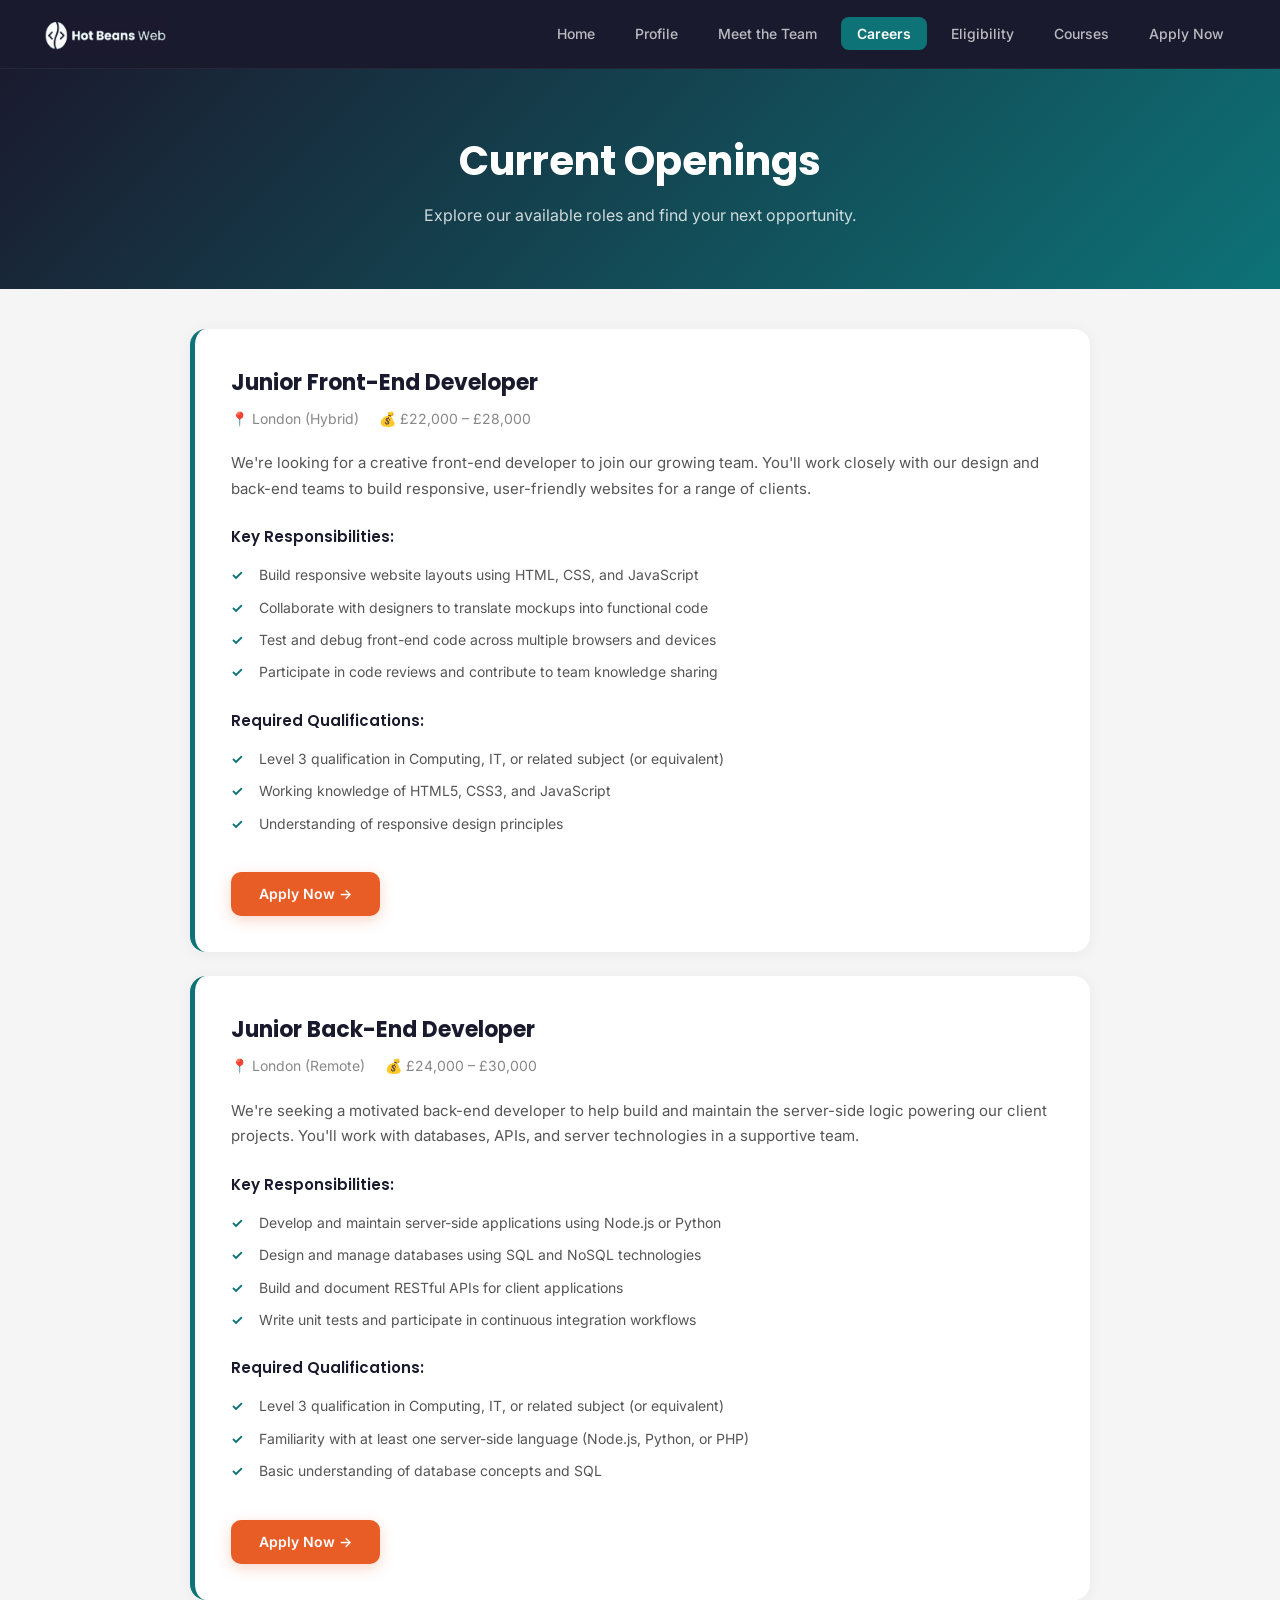
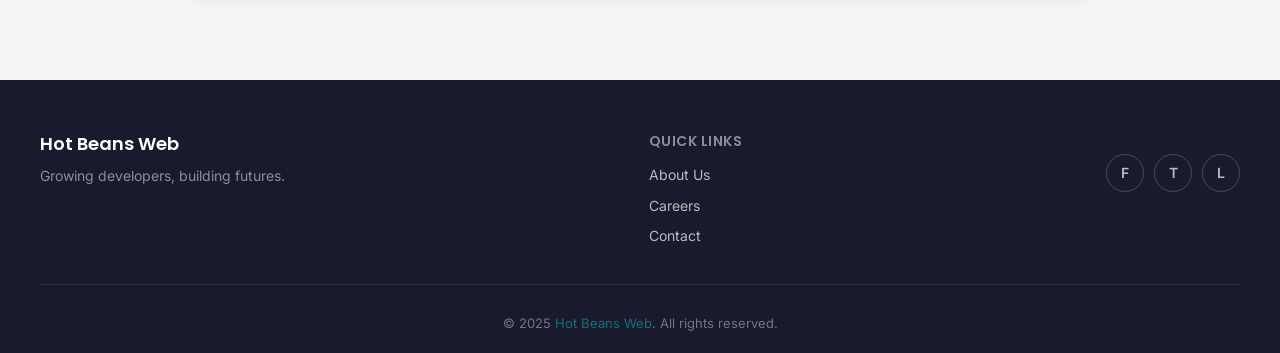
<file: careers.html>
<!DOCTYPE html>
<html lang="en">
<head>
    <meta charset="UTF-8">
    <meta name="viewport" content="width=device-width, initial-scale=1.0">
    <title>Hot Beans Web - Careers</title>
    <link rel="stylesheet" href="styles.css">
</head>
<body>

    <nav class="nav-container">
        <div class="navbar">
            <a href="home.html" class="nav-logo"><img src="images/logo - hotbeans.jpg" alt="Hot Beans Web Logo"></a>
            <button class="menu-toggle" aria-label="Toggle navigation">&#9776;</button>
            <ul class="nav-links">
                <li><a href="home.html">Home</a></li>
                <li><a href="company-profile.html">Profile</a></li>
                <li><a href="meet-the-team.html">Meet the Team</a></li>
                <li><a href="careers.html" class="active">Careers</a></li>
                <li><a href="eligibility.html">Eligibility</a></li>
                <li><a href="courses.html">Courses</a></li>
                <li><a href="apply.html">Apply Now</a></li>
            </ul>
        </div>
    </nav>

    <header class="page-header">
        <h1>Current Openings</h1>
        <p>Explore our available roles and find your next opportunity.</p>
    </header>

    <section class="careers-section">
        <div class="careers-container">

            <div class="job-card">
                <h2>Junior Front-End Developer</h2>
                <div class="job-meta">
                    <span>📍 London (Hybrid)</span>
                    <span>💰 £22,000 – £28,000</span>
                </div>
                <p class="job-description">We're looking for a creative front-end developer to join our growing team. You'll work closely with our design and back-end teams to build responsive, user-friendly websites for a range of clients.</p>
                <h3>Key Responsibilities:</h3>
                <ul class="check-list">
                    <li>Build responsive website layouts using HTML, CSS, and JavaScript</li>
                    <li>Collaborate with designers to translate mockups into functional code</li>
                    <li>Test and debug front-end code across multiple browsers and devices</li>
                    <li>Participate in code reviews and contribute to team knowledge sharing</li>
                </ul>
                <h3>Required Qualifications:</h3>
                <ul class="check-list">
                    <li>Level 3 qualification in Computing, IT, or related subject (or equivalent)</li>
                    <li>Working knowledge of HTML5, CSS3, and JavaScript</li>
                    <li>Understanding of responsive design principles</li>
                </ul>
                <a href="apply.html" class="btn-primary">Apply Now →</a>
            </div>

            <div class="job-card">
                <h2>Junior Back-End Developer</h2>
                <div class="job-meta">
                    <span>📍 London (Remote)</span>
                    <span>💰 £24,000 – £30,000</span>
                </div>
                <p class="job-description">We're seeking a motivated back-end developer to help build and maintain the server-side logic powering our client projects. You'll work with databases, APIs, and server technologies in a supportive team.</p>
                <h3>Key Responsibilities:</h3>
                <ul class="check-list">
                    <li>Develop and maintain server-side applications using Node.js or Python</li>
                    <li>Design and manage databases using SQL and NoSQL technologies</li>
                    <li>Build and document RESTful APIs for client applications</li>
                    <li>Write unit tests and participate in continuous integration workflows</li>
                </ul>
                <h3>Required Qualifications:</h3>
                <ul class="check-list">
                    <li>Level 3 qualification in Computing, IT, or related subject (or equivalent)</li>
                    <li>Familiarity with at least one server-side language (Node.js, Python, or PHP)</li>
                    <li>Basic understanding of database concepts and SQL</li>
                </ul>
                <a href="apply.html" class="btn-primary">Apply Now →</a>
            </div>

        </div>
    </section>

    <footer class="footer">
        <div class="footer-container">
            <div class="footer-brand"><h3>Hot Beans Web</h3><p>Growing developers, building futures.</p></div>
            <div class="footer-links"><h4>Quick Links</h4><a href="company-profile.html">About Us</a><a href="careers.html">Careers</a><a href="apply.html">Contact</a></div>
            <div class="footer-social"><a href="#" class="social-icon">F</a><a href="#" class="social-icon">T</a><a href="#" class="social-icon">L</a></div>
        </div>
        <div class="footer-bottom"><p>&copy; 2025 <a href="home.html">Hot Beans Web</a>. All rights reserved.</p></div>
    </footer>
    <script src="script.js"></script>
</body>
</html>
</file>
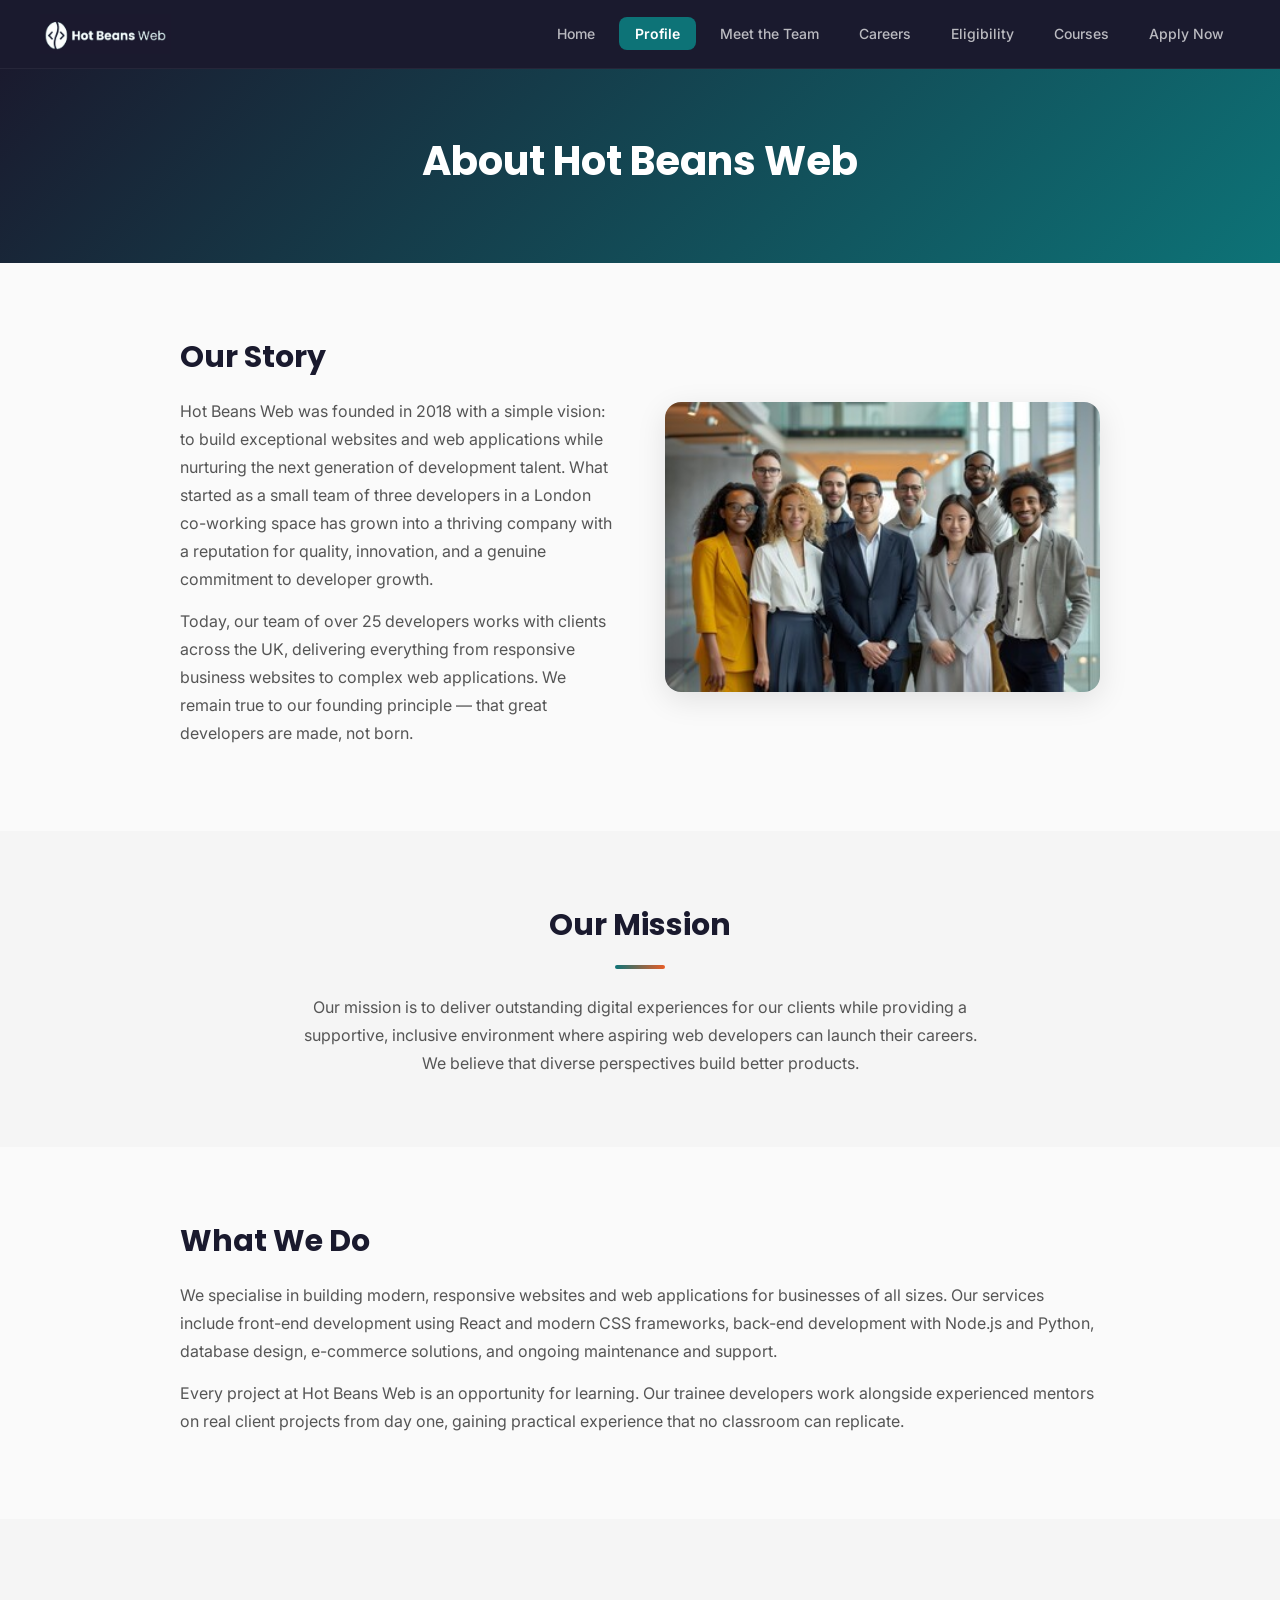
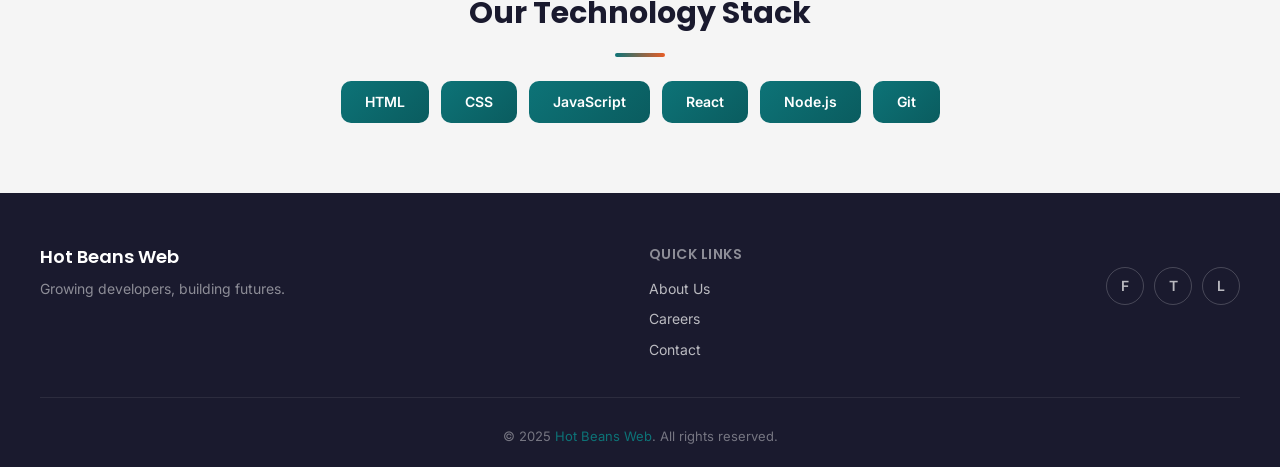
<file: company-profile.html>
<!DOCTYPE html>
<html lang="en">
<head>
    <meta charset="UTF-8">
    <meta name="viewport" content="width=device-width, initial-scale=1.0">
    <title>Hot Beans Web - Company Profile</title>
    <link rel="stylesheet" href="styles.css">
</head>
<body>

    <nav class="nav-container">
        <div class="navbar">
            <a href="home.html" class="nav-logo"><img src="images/logo - hotbeans.jpg" alt="Hot Beans Web Logo"></a>
            <button class="menu-toggle" aria-label="Toggle navigation">&#9776;</button>
            <ul class="nav-links">
                <li><a href="home.html">Home</a></li>
                <li><a href="company-profile.html" class="active">Profile</a></li>
                <li><a href="meet-the-team.html">Meet the Team</a></li>
                <li><a href="careers.html">Careers</a></li>
                <li><a href="eligibility.html">Eligibility</a></li>
                <li><a href="courses.html">Courses</a></li>
                <li><a href="apply.html">Apply Now</a></li>
            </ul>
        </div>
    </nav>

    <header class="page-header">
        <h1>About Hot Beans Web</h1>
    </header>

    <!-- OUR STORY - two column with image -->
    <section class="profile-section">
        <div class="profile-two-col">
            <div class="text-col">
                <h2>Our Story</h2>
                <p>Hot Beans Web was founded in 2018 with a simple vision: to build exceptional websites and web applications while nurturing the next generation of development talent. What started as a small team of three developers in a London co-working space has grown into a thriving company with a reputation for quality, innovation, and a genuine commitment to developer growth.</p>
                <p>Today, our team of over 25 developers works with clients across the UK, delivering everything from responsive business websites to complex web applications. We remain true to our founding principle — that great developers are made, not born.</p>
            </div>
            <div class="image-col">
                <!-- REPLACE: <img src="images/office.jpg" alt="Hot Beans Web office"> -->
                <div class="image-placeholder"><img src="images/team-people.jpg" alt="Hot Beans Web office"></div>
            </div>
        </div>
    </section>

    <!-- OUR MISSION -->
    <section class="profile-section alt-bg">
        <div class="profile-content">
            <h2>Our Mission</h2>
            <div class="heading-line"></div>
            <p style="text-align:center; max-width:700px; margin:0 auto;">Our mission is to deliver outstanding digital experiences for our clients while providing a supportive, inclusive environment where aspiring web developers can launch their careers. We believe that diverse perspectives build better products.</p>
        </div>
    </section>

    <!-- WHAT WE DO -->
    <section class="profile-section">
        <h2>What We Do</h2>
        <p>We specialise in building modern, responsive websites and web applications for businesses of all sizes. Our services include front-end development using React and modern CSS frameworks, back-end development with Node.js and Python, database design, e-commerce solutions, and ongoing maintenance and support.</p>
        <p>Every project at Hot Beans Web is an opportunity for learning. Our trainee developers work alongside experienced mentors on real client projects from day one, gaining practical experience that no classroom can replicate.</p>
    </section>

    <!-- TECHNOLOGY STACK -->
    <section class="profile-section alt-bg">
        <div class="profile-content">
            <h2>Our Technology Stack</h2>
            <div class="heading-line"></div>
            <div class="tech-badges">
                <span class="tech-badge">HTML</span>
                <span class="tech-badge">CSS</span>
                <span class="tech-badge">JavaScript</span>
                <span class="tech-badge">React</span>
                <span class="tech-badge">Node.js</span>
                <span class="tech-badge">Git</span>
            </div>
        </div>
    </section>

    <footer class="footer">
        <div class="footer-container">
            <div class="footer-brand"><h3>Hot Beans Web</h3><p>Growing developers, building futures.</p></div>
            <div class="footer-links"><h4>Quick Links</h4><a href="company-profile.html">About Us</a><a href="careers.html">Careers</a><a href="apply.html">Contact</a></div>
            <div class="footer-social"><a href="#" class="social-icon">F</a><a href="#" class="social-icon">T</a><a href="#" class="social-icon">L</a></div>
        </div>
        <div class="footer-bottom"><p>&copy; 2025 <a href="home.html">Hot Beans Web</a>. All rights reserved.</p></div>
    </footer>
    <script src="script.js"></script>
</body>
</html>
</file>
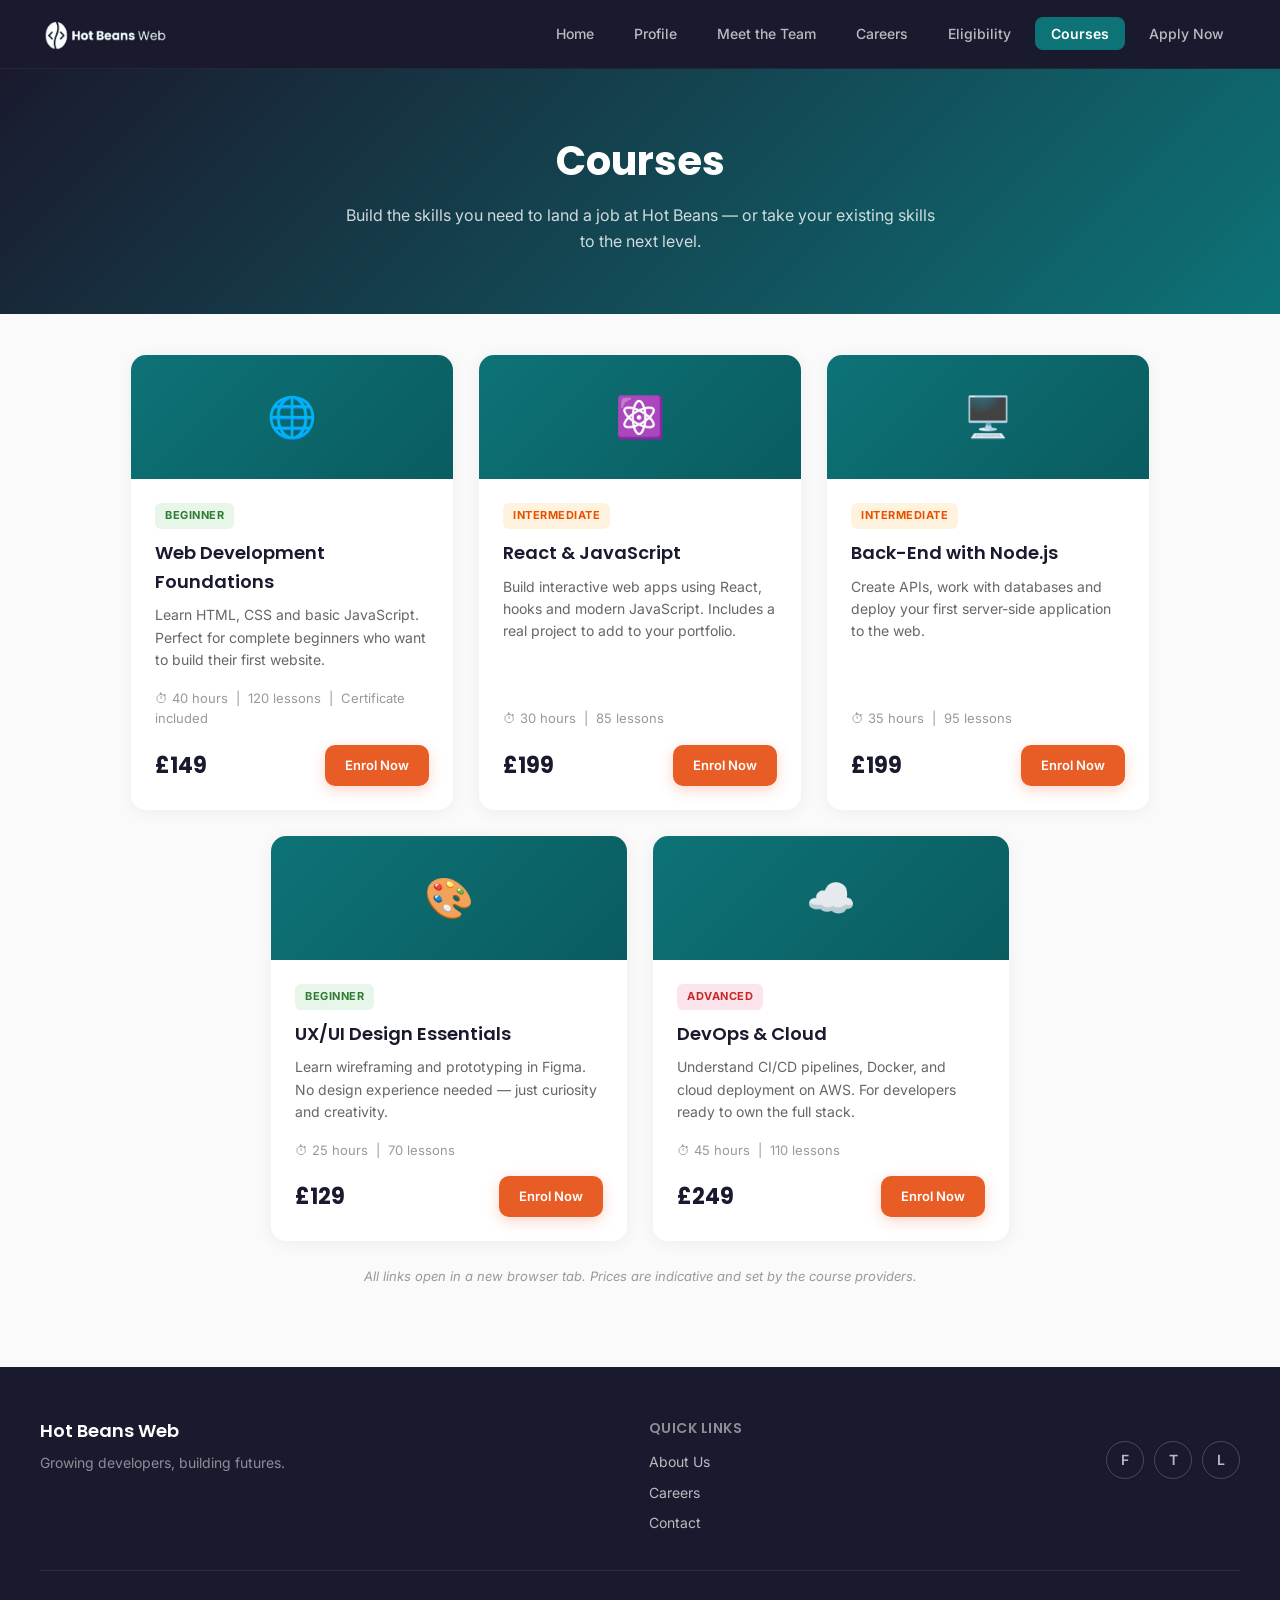
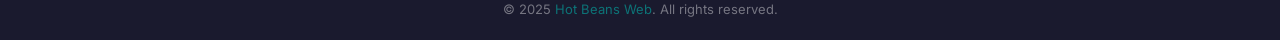
<file: courses.html>
<!DOCTYPE html>
<html lang="en">
<head>
    <meta charset="UTF-8">
    <meta name="viewport" content="width=device-width, initial-scale=1.0">
    <title>Hot Beans Web - Courses</title>
    <link rel="stylesheet" href="styles.css">
</head>
<body>

    <nav class="nav-container">
        <div class="navbar">
            <a href="home.html" class="nav-logo"><img src="images/logo - hotbeans.jpg" alt="Hot Beans Web Logo"></a>
            <button class="menu-toggle" aria-label="Toggle navigation">&#9776;</button>
            <ul class="nav-links">
                <li><a href="home.html">Home</a></li>
                <li><a href="company-profile.html">Profile</a></li>
                <li><a href="meet-the-team.html">Meet the Team</a></li>
                <li><a href="careers.html">Careers</a></li>
                <li><a href="eligibility.html">Eligibility</a></li>
                <li><a href="courses.html" class="active">Courses</a></li>
                <li><a href="apply.html">Apply Now</a></li>
            </ul>
        </div>
    </nav>

    <header class="page-header">
        <h1>Courses</h1>
        <p>Build the skills you need to land a job at Hot Beans — or take your existing skills to the next level.</p>
    </header>

    <!-- COURSE CARDS - 3 on top row, 2 on bottom row -->
    <section class="courses-section">

        <div class="courses-grid">
            <!-- Course 1 -->
            <div class="course-card">
                <div class="course-icon-area">🌐</div>
                <div class="course-card-body">
                    <span class="difficulty-badge beginner">Beginner</span>
                    <h3>Web Development Foundations</h3>
                    <p class="course-description">Learn HTML, CSS and basic JavaScript. Perfect for complete beginners who want to build their first website.</p>
                    <p class="course-meta">⏱ 40 hours &nbsp;|&nbsp; 120 lessons &nbsp;|&nbsp; Certificate included</p>
                    <div class="course-card-footer">
                        <span class="course-price">£149</span>
                        <a href="https://www.freecodecamp.org/learn/2022/responsive-web-design/" target="_blank" rel="noopener noreferrer" class="btn-primary">Enrol Now</a>
                    </div>
                </div>
            </div>

            <!-- Course 2 -->
            <div class="course-card">
                <div class="course-icon-area">⚛️</div>
                <div class="course-card-body">
                    <span class="difficulty-badge intermediate">Intermediate</span>
                    <h3>React &amp; JavaScript</h3>
                    <p class="course-description">Build interactive web apps using React, hooks and modern JavaScript. Includes a real project to add to your portfolio.</p>
                    <p class="course-meta">⏱ 30 hours &nbsp;|&nbsp; 85 lessons</p>
                    <div class="course-card-footer">
                        <span class="course-price">£199</span>
                        <a href="https://www.codecademy.com/learn/introduction-to-javascript" target="_blank" rel="noopener noreferrer" class="btn-primary">Enrol Now</a>
                    </div>
                </div>
            </div>

            <!-- Course 3 -->
            <div class="course-card">
                <div class="course-icon-area">🖥️</div>
                <div class="course-card-body">
                    <span class="difficulty-badge intermediate">Intermediate</span>
                    <h3>Back-End with Node.js</h3>
                    <p class="course-description">Create APIs, work with databases and deploy your first server-side application to the web.</p>
                    <p class="course-meta">⏱ 35 hours &nbsp;|&nbsp; 95 lessons</p>
                    <div class="course-card-footer">
                        <span class="course-price">£199</span>
                        <a href="https://www.udemy.com/course/the-complete-web-development-bootcamp/" target="_blank" rel="noopener noreferrer" class="btn-primary">Enrol Now</a>
                    </div>
                </div>
            </div>
        </div>

        <div class="courses-grid two-col">
            <!-- Course 4 -->
            <div class="course-card">
                <div class="course-icon-area">🎨</div>
                <div class="course-card-body">
                    <span class="difficulty-badge beginner">Beginner</span>
                    <h3>UX/UI Design Essentials</h3>
                    <p class="course-description">Learn wireframing and prototyping in Figma. No design experience needed — just curiosity and creativity.</p>
                    <p class="course-meta">⏱ 25 hours &nbsp;|&nbsp; 70 lessons</p>
                    <div class="course-card-footer">
                        <span class="course-price">£129</span>
                        <a href="https://www.freecodecamp.org/learn/2022/responsive-web-design/" target="_blank" rel="noopener noreferrer" class="btn-primary">Enrol Now</a>
                    </div>
                </div>
            </div>

            <!-- Course 5 -->
            <div class="course-card">
                <div class="course-icon-area">☁️</div>
                <div class="course-card-body">
                    <span class="difficulty-badge advanced">Advanced</span>
                    <h3>DevOps &amp; Cloud</h3>
                    <p class="course-description">Understand CI/CD pipelines, Docker, and cloud deployment on AWS. For developers ready to own the full stack.</p>
                    <p class="course-meta">⏱ 45 hours &nbsp;|&nbsp; 110 lessons</p>
                    <div class="course-card-footer">
                        <span class="course-price">£249</span>
                        <a href="https://cs50.harvard.edu/web/2020/" target="_blank" rel="noopener noreferrer" class="btn-primary">Enrol Now</a>
                    </div>
                </div>
            </div>
        </div>

        <p class="courses-note">All links open in a new browser tab. Prices are indicative and set by the course providers.</p>
    </section>

    <footer class="footer">
        <div class="footer-container">
            <div class="footer-brand"><h3>Hot Beans Web</h3><p>Growing developers, building futures.</p></div>
            <div class="footer-links"><h4>Quick Links</h4><a href="company-profile.html">About Us</a><a href="careers.html">Careers</a><a href="apply.html">Contact</a></div>
            <div class="footer-social"><a href="#" class="social-icon">F</a><a href="#" class="social-icon">T</a><a href="#" class="social-icon">L</a></div>
        </div>
        <div class="footer-bottom"><p>&copy; 2025 <a href="home.html">Hot Beans Web</a>. All rights reserved.</p></div>
    </footer>
    <script src="script.js"></script>
</body>
</html>
</file>
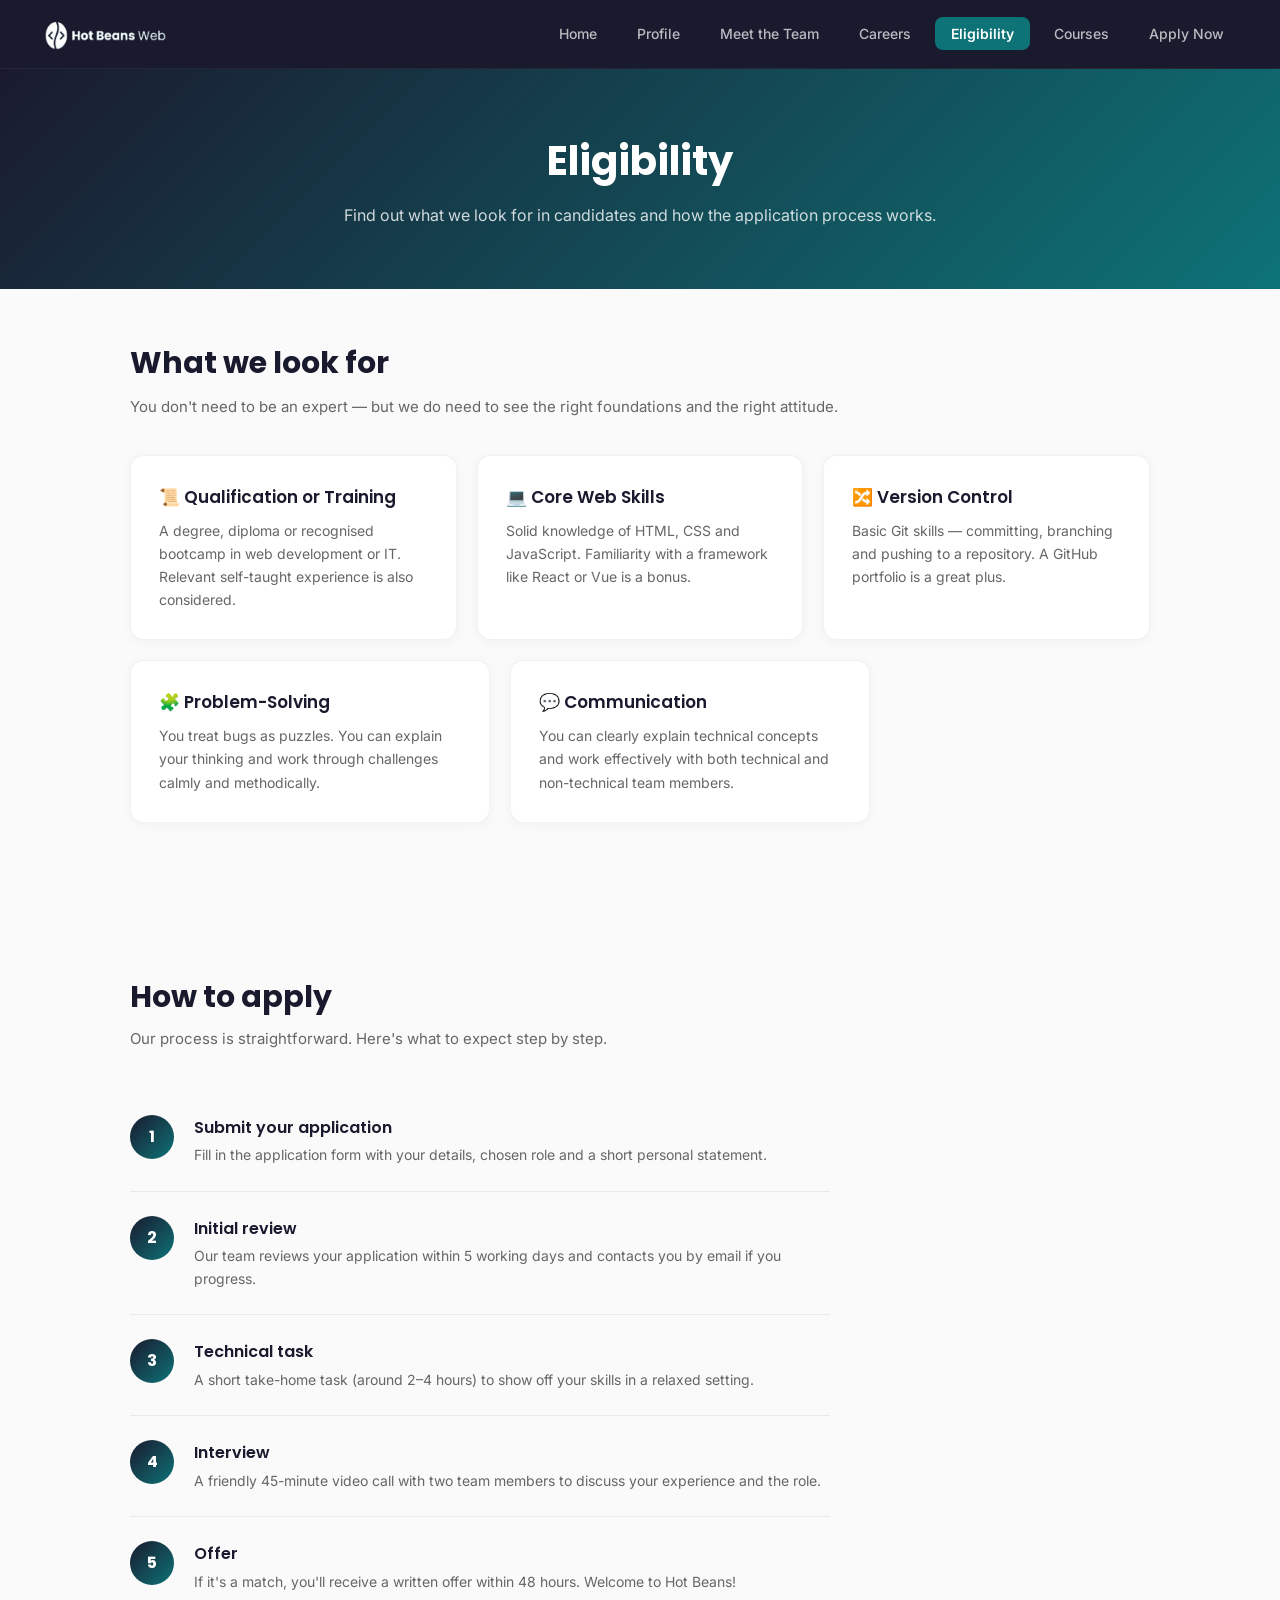
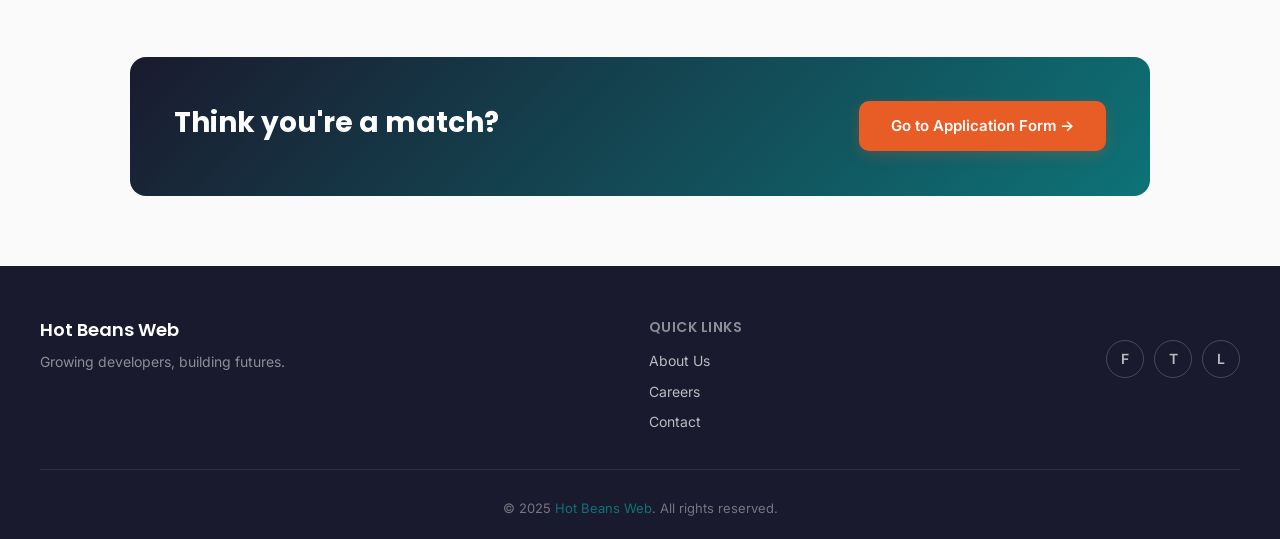
<file: eligibility.html>
<!DOCTYPE html>
<html lang="en">
<head>
    <meta charset="UTF-8">
    <meta name="viewport" content="width=device-width, initial-scale=1.0">
    <title>Hot Beans Web - Eligibility</title>
    <link rel="stylesheet" href="styles.css">
</head>
<body>

    <nav class="nav-container">
        <div class="navbar">
            <a href="home.html" class="nav-logo"><img src="images/logo - hotbeans.jpg" alt="Hot Beans Web Logo"></a>
            <button class="menu-toggle" aria-label="Toggle navigation">&#9776;</button>
            <ul class="nav-links">
                <li><a href="home.html">Home</a></li>
                <li><a href="company-profile.html">Profile</a></li>
                <li><a href="meet-the-team.html">Meet the Team</a></li>
                <li><a href="careers.html">Careers</a></li>
                <li><a href="eligibility.html" class="active">Eligibility</a></li>
                <li><a href="courses.html">Courses</a></li>
                <li><a href="apply.html">Apply Now</a></li>
            </ul>
        </div>
    </nav>

    <header class="page-header">
        <h1>Eligibility</h1>
        <p>Find out what we look for in candidates and how the application process works.</p>
    </header>

    <!-- WHAT WE LOOK FOR - Requirement cards grid -->
    <section class="eligibility-section">
        <h2>What we look for</h2>
        <p>You don't need to be an expert — but we do need to see the right foundations and the right attitude.</p>

        <div class="requirements-grid">
            <div class="req-card">
                <h3>📜 Qualification or Training</h3>
                <p>A degree, diploma or recognised bootcamp in web development or IT. Relevant self-taught experience is also considered.</p>
            </div>
            <div class="req-card">
                <h3>💻 Core Web Skills</h3>
                <p>Solid knowledge of HTML, CSS and JavaScript. Familiarity with a framework like React or Vue is a bonus.</p>
            </div>
            <div class="req-card">
                <h3>🔀 Version Control</h3>
                <p>Basic Git skills — committing, branching and pushing to a repository. A GitHub portfolio is a great plus.</p>
            </div>
        </div>
        <div class="requirements-grid two-col">
            <div class="req-card">
                <h3>🧩 Problem-Solving</h3>
                <p>You treat bugs as puzzles. You can explain your thinking and work through challenges calmly and methodically.</p>
            </div>
            <div class="req-card">
                <h3>💬 Communication</h3>
                <p>You can clearly explain technical concepts and work effectively with both technical and non-technical team members.</p>
            </div>
        </div>
    </section>

    <!-- HOW TO APPLY - Numbered process steps -->
    <section class="process-section">
        <h2>How to apply</h2>
        <p>Our process is straightforward. Here's what to expect step by step.</p>

        <div class="process-steps">
            <div class="process-step">
                <div class="step-number">1</div>
                <div class="step-content">
                    <h3>Submit your application</h3>
                    <p>Fill in the application form with your details, chosen role and a short personal statement.</p>
                </div>
            </div>
            <div class="process-step">
                <div class="step-number">2</div>
                <div class="step-content">
                    <h3>Initial review</h3>
                    <p>Our team reviews your application within 5 working days and contacts you by email if you progress.</p>
                </div>
            </div>
            <div class="process-step">
                <div class="step-number">3</div>
                <div class="step-content">
                    <h3>Technical task</h3>
                    <p>A short take-home task (around 2–4 hours) to show off your skills in a relaxed setting.</p>
                </div>
            </div>
            <div class="process-step">
                <div class="step-number">4</div>
                <div class="step-content">
                    <h3>Interview</h3>
                    <p>A friendly 45-minute video call with two team members to discuss your experience and the role.</p>
                </div>
            </div>
            <div class="process-step">
                <div class="step-number">5</div>
                <div class="step-content">
                    <h3>Offer</h3>
                    <p>If it's a match, you'll receive a written offer within 48 hours. Welcome to Hot Beans!</p>
                </div>
            </div>
        </div>

        <div class="cta-banner">
            <h2>Think you're a match?</h2>
            <a href="apply.html" class="btn-primary">Go to Application Form →</a>
        </div>
    </section>

    <footer class="footer">
        <div class="footer-container">
            <div class="footer-brand"><h3>Hot Beans Web</h3><p>Growing developers, building futures.</p></div>
            <div class="footer-links"><h4>Quick Links</h4><a href="company-profile.html">About Us</a><a href="careers.html">Careers</a><a href="apply.html">Contact</a></div>
            <div class="footer-social"><a href="#" class="social-icon">F</a><a href="#" class="social-icon">T</a><a href="#" class="social-icon">L</a></div>
        </div>
        <div class="footer-bottom"><p>&copy; 2025 <a href="home.html">Hot Beans Web</a>. All rights reserved.</p></div>
    </footer>
    <script src="script.js"></script>
</body>
</html>
</file>
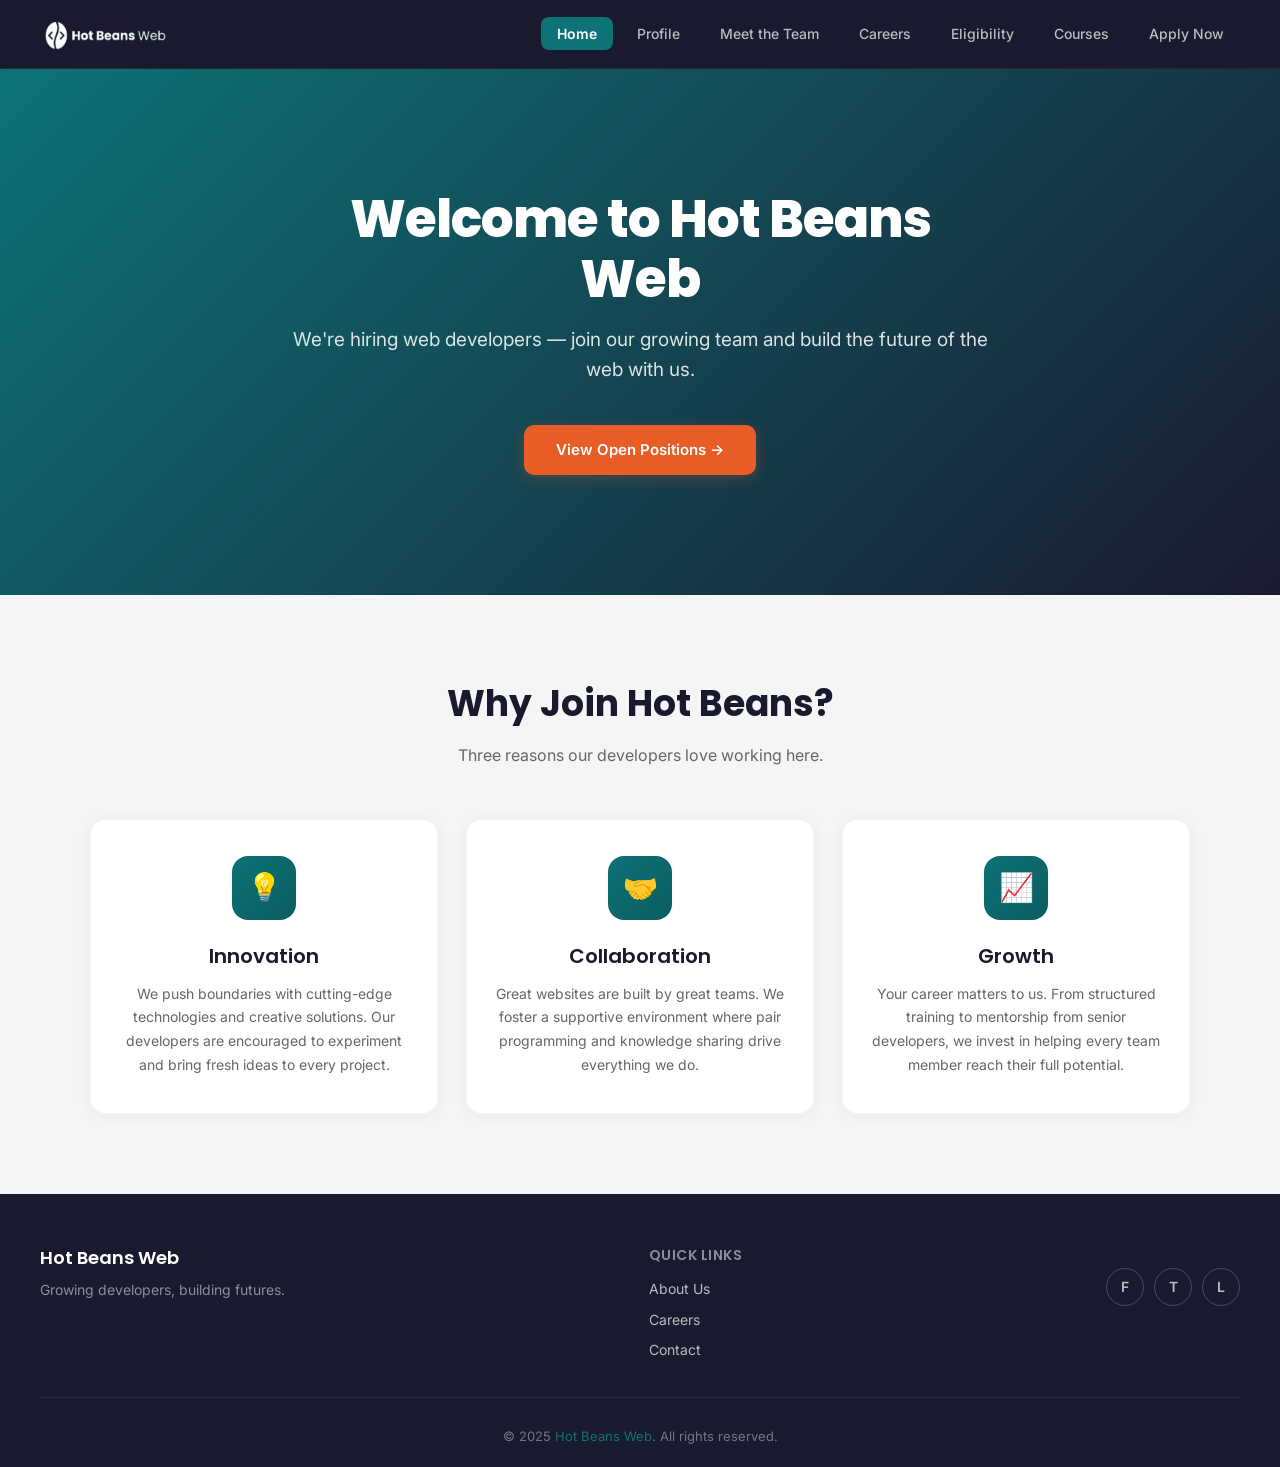
<file: home.html>
<!DOCTYPE html>
<html lang="en">
<head>
    <meta charset="UTF-8">
    <meta name="viewport" content="width=device-width, initial-scale=1.0">
    <title>Hot Beans Web - Home</title>
    <link rel="stylesheet" href="styles.css">
</head>
<body>

    <!-- NAVIGATION BAR -->
    <nav class="nav-container">
        <div class="navbar">
            <a href="home.html" class="nav-logo">
                <img src="images/logo - hotbeans.jpg" alt="Hot Beans Web Logo">
            </a>
            <button class="menu-toggle" aria-label="Toggle navigation menu">&#9776;</button>
            <ul class="nav-links">
                <li><a href="home.html" class="active">Home</a></li>
                <li><a href="company-profile.html">Profile</a></li>
                <li><a href="meet-the-team.html">Meet the Team</a></li>
                <li><a href="careers.html">Careers</a></li>
                <li><a href="eligibility.html">Eligibility</a></li>
                <li><a href="courses.html">Courses</a></li>
                <li><a href="apply.html">Apply Now</a></li>
            </ul>
        </div>
    </nav>

    <!-- HERO SECTION with background image overlay -->
    <section class="hero">
        <div class="hero-content">
            <h1>Welcome to Hot Beans Web</h1>
            <p class="subtitle">We're hiring web developers — join our growing team and build the future of the web with us.</p>
            <a href="careers.html" class="btn-primary">View Open Positions →</a>
        </div>
    </section>

    <!-- VALUE CARDS -->
    <section class="values-section">
        <div class="section-header">
            <h2>Why Join Hot Beans?</h2>
            <p>Three reasons our developers love working here.</p>
        </div>
        <div class="values-container">
            <div class="value-card">
                <div class="value-icon">💡</div>
                <h3>Innovation</h3>
                <p>We push boundaries with cutting-edge technologies and creative solutions. Our developers are encouraged to experiment and bring fresh ideas to every project.</p>
            </div>
            <div class="value-card">
                <div class="value-icon">🤝</div>
                <h3>Collaboration</h3>
                <p>Great websites are built by great teams. We foster a supportive environment where pair programming and knowledge sharing drive everything we do.</p>
            </div>
            <div class="value-card">
                <div class="value-icon">📈</div>
                <h3>Growth</h3>
                <p>Your career matters to us. From structured training to mentorship from senior developers, we invest in helping every team member reach their full potential.</p>
            </div>
        </div>
    </section>

    <!-- FOOTER -->
    <footer class="footer">
        <div class="footer-container">
            <div class="footer-brand">
                <h3>Hot Beans Web</h3>
                <p>Growing developers, building futures.</p>
            </div>
            <div class="footer-links">
                <h4>Quick Links</h4>
                <a href="company-profile.html">About Us</a>
                <a href="careers.html">Careers</a>
                <a href="apply.html">Contact</a>
            </div>
            <div class="footer-social">
                <a href="#" class="social-icon" aria-label="Facebook">F</a>
                <a href="#" class="social-icon" aria-label="Twitter">T</a>
                <a href="#" class="social-icon" aria-label="LinkedIn">L</a>
            </div>
        </div>
        <div class="footer-bottom">
            <p>&copy; 2025 <a href="home.html">Hot Beans Web</a>. All rights reserved.</p>
        </div>
    </footer>

    <script src="script.js"></script>
</body>
</html>
</file>
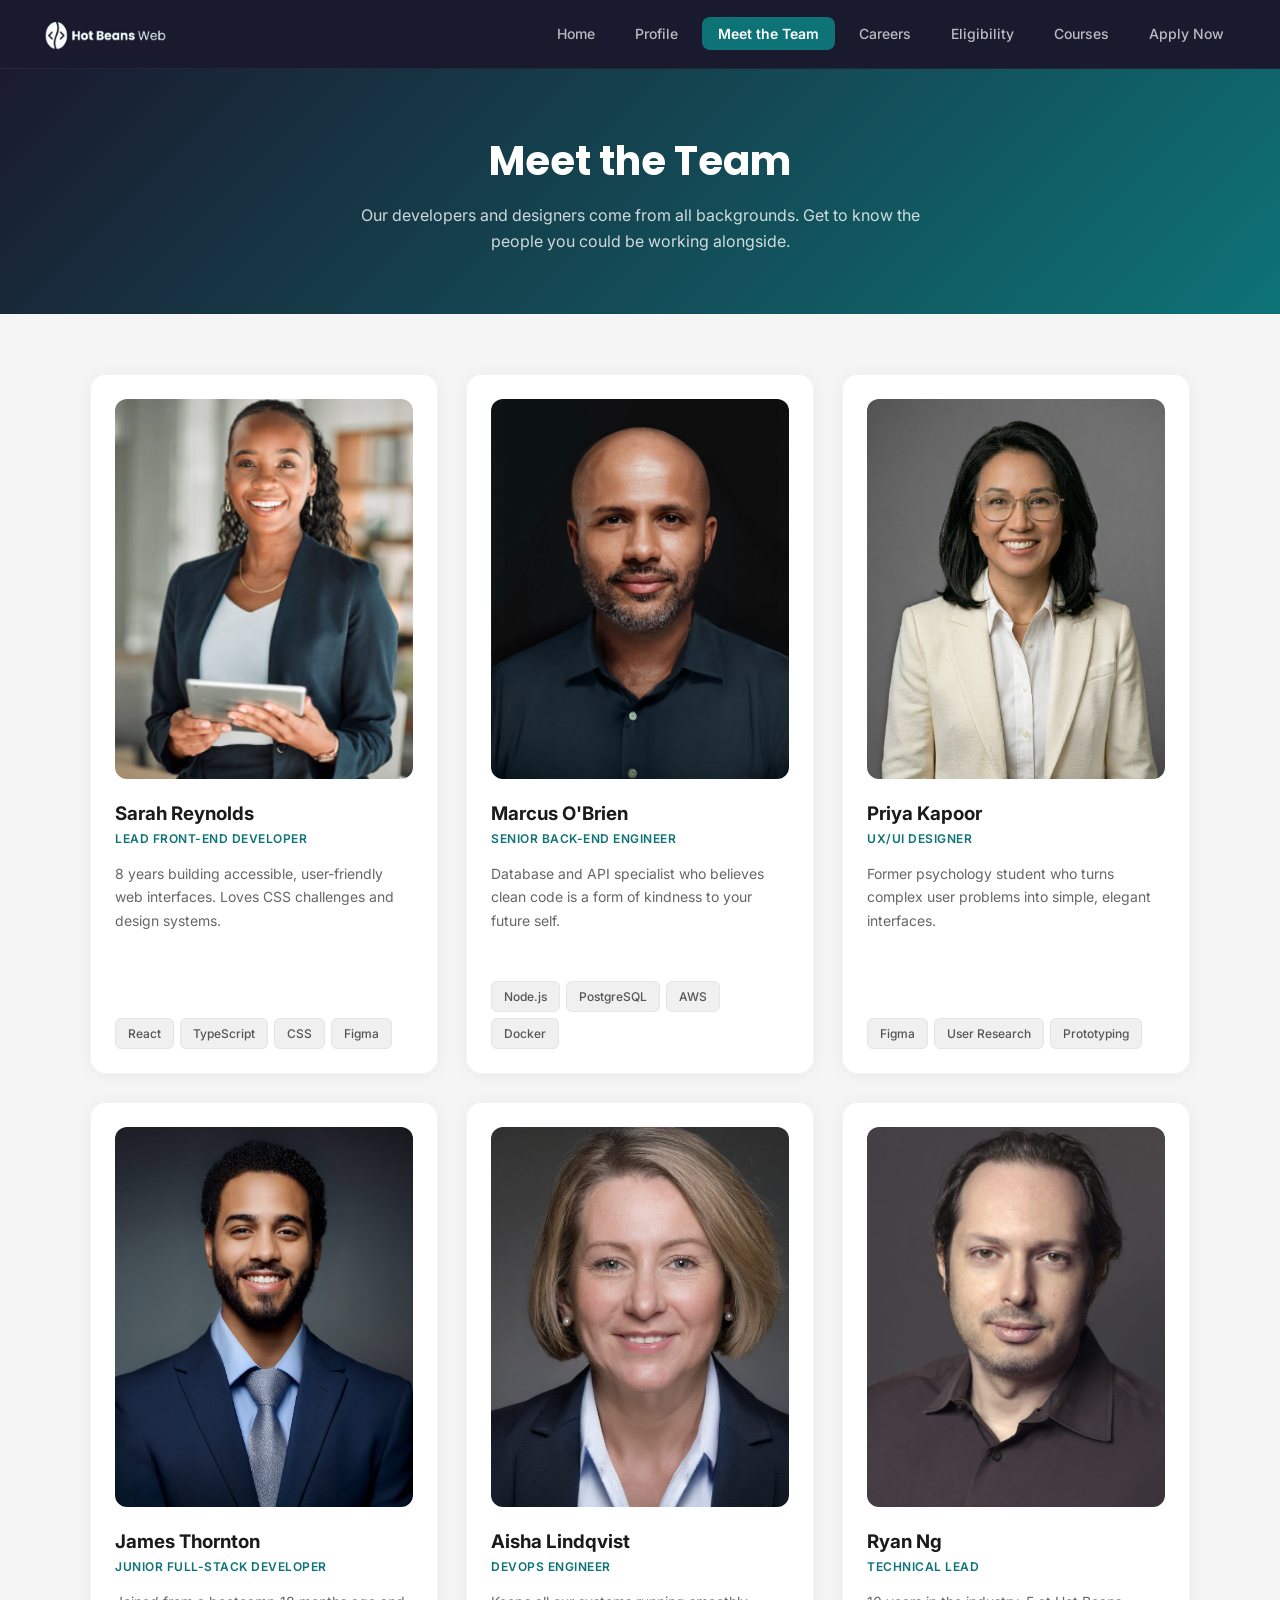
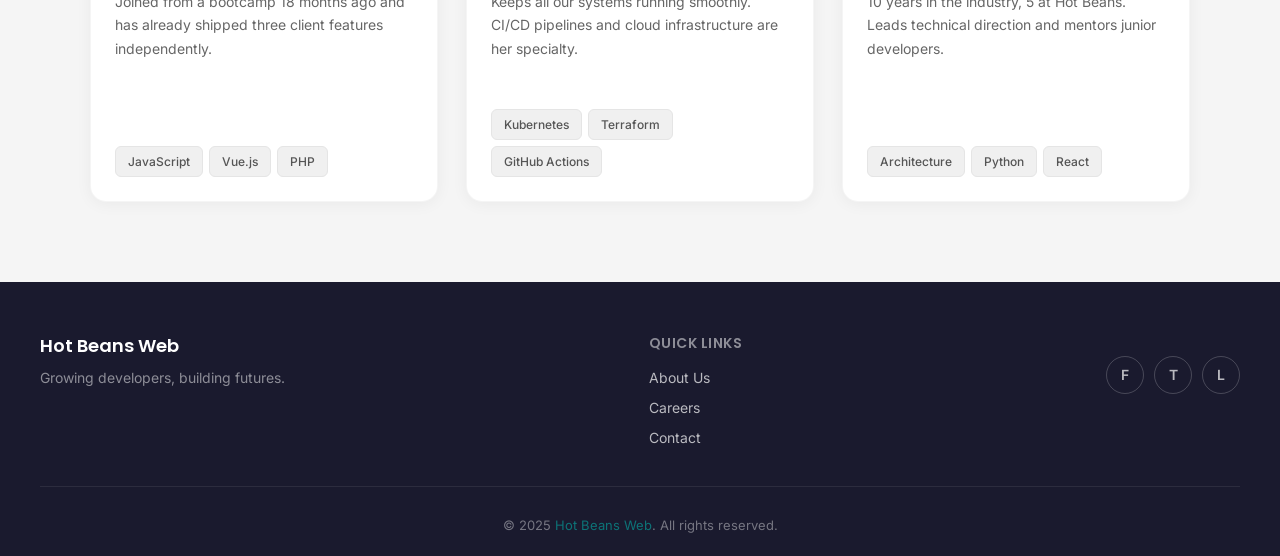
<file: meet-the-team.html>
<!DOCTYPE html>
<html lang="en">
<head>
    <meta charset="UTF-8">
    <meta name="viewport" content="width=device-width, initial-scale=1.0">
    <title>Hot Beans Web - Meet the Team</title>
    <link rel="stylesheet" href="styles.css">
</head>
<body>

    <nav class="nav-container">
        <div class="navbar">
            <a href="home.html" class="nav-logo"><img src="images/logo - hotbeans.jpg" alt="Hot Beans Web Logo"></a>
            <button class="menu-toggle" aria-label="Toggle navigation">&#9776;</button>
            <ul class="nav-links">
                <li><a href="home.html">Home</a></li>
                <li><a href="company-profile.html">Profile</a></li>
                <li><a href="meet-the-team.html" class="active">Meet the Team</a></li>
                <li><a href="careers.html">Careers</a></li>
                <li><a href="eligibility.html">Eligibility</a></li>
                <li><a href="courses.html">Courses</a></li>
                <li><a href="apply.html">Apply Now</a></li>
            </ul>
        </div>
    </nav>

    <header class="page-header">
        <h1>Meet the Team</h1>
        <p>Our developers and designers come from all backgrounds. Get to know the people you could be working alongside.</p>
    </header>

    <!-- 
         TEAM CARDS - 6 members in a 3x2 grid
         Each card uses initials instead of photos by default.
         
         TO ADD REAL PHOTOS: Replace the .team-initials div with:
         <div class="team-photo"><img src="images/yourphoto.jpg" alt="Name"></div>
    -->
    <section class="team-section">
        <div class="team-container">

            <div class="team-card">
                <div class="team-photo"><img src="images/Sarah Reynolds.png" alt="Name"></div>
                <h3>Sarah Reynolds</h3>
                <p class="role">Lead Front-End Developer</p>
                <p class="bio">8 years building accessible, user-friendly web interfaces. Loves CSS challenges and design systems.</p>
                <div class="team-tags">
                    <span class="team-tag">React</span>
                    <span class="team-tag">TypeScript</span>
                    <span class="team-tag">CSS</span>
                    <span class="team-tag">Figma</span>
                </div>
            </div>

            <div class="team-card">
                <div class="team-photo"><img src="images/Marcus O'Brien.jpg" alt="Name"></div>
                <h3>Marcus O'Brien</h3>
                <p class="role">Senior Back-End Engineer</p>
                <p class="bio">Database and API specialist who believes clean code is a form of kindness to your future self.</p>
                <div class="team-tags">
                    <span class="team-tag">Node.js</span>
                    <span class="team-tag">PostgreSQL</span>
                    <span class="team-tag">AWS</span>
                    <span class="team-tag">Docker</span>
                </div>
            </div>

            <div class="team-card">
                <div class="team-photo"><img src="images/Priya Kapoor.jpg" alt="Name"></div>
                <h3>Priya Kapoor</h3>
                <p class="role">UX/UI Designer</p>
                <p class="bio">Former psychology student who turns complex user problems into simple, elegant interfaces.</p>
                <div class="team-tags">
                    <span class="team-tag">Figma</span>
                    <span class="team-tag">User Research</span>
                    <span class="team-tag">Prototyping</span>
                </div>
            </div>

            <div class="team-card">
                <div class="team-photo"><img src="images/James Thornton.jpg" alt="Name"></div>
                <h3>James Thornton</h3>
                <p class="role">Junior Full-Stack Developer</p>
                <p class="bio">Joined from a bootcamp 18 months ago and has already shipped three client features independently.</p>
                <div class="team-tags">
                    <span class="team-tag">JavaScript</span>
                    <span class="team-tag">Vue.js</span>
                    <span class="team-tag">PHP</span>
                </div>
            </div>

            <div class="team-card">
                <div class="team-photo"><img src="images/Aisha Lindqvist.jpg" alt="Name"></div>
                <h3>Aisha Lindqvist</h3>
                <p class="role">DevOps Engineer</p>
                <p class="bio">Keeps all our systems running smoothly. CI/CD pipelines and cloud infrastructure are her specialty.</p>
                <div class="team-tags">
                    <span class="team-tag">Kubernetes</span>
                    <span class="team-tag">Terraform</span>
                    <span class="team-tag">GitHub Actions</span>
                </div>
            </div>

            <div class="team-card">
                <div class="team-photo"><img src="images/Ryan Ng.jpg" alt="Name"></div>
                <h3>Ryan Ng</h3>
                <p class="role">Technical Lead</p>
                <p class="bio">10 years in the industry, 5 at Hot Beans. Leads technical direction and mentors junior developers.</p>
                <div class="team-tags">
                    <span class="team-tag">Architecture</span>
                    <span class="team-tag">Python</span>
                    <span class="team-tag">React</span>
                </div>
            </div>

        </div>
    </section>

    <footer class="footer">
        <div class="footer-container">
            <div class="footer-brand"><h3>Hot Beans Web</h3><p>Growing developers, building futures.</p></div>
            <div class="footer-links"><h4>Quick Links</h4><a href="company-profile.html">About Us</a><a href="careers.html">Careers</a><a href="apply.html">Contact</a></div>
            <div class="footer-social"><a href="#" class="social-icon">F</a><a href="#" class="social-icon">T</a><a href="#" class="social-icon">L</a></div>
        </div>
        <div class="footer-bottom"><p>&copy; 2025 <a href="home.html">Hot Beans Web</a>. All rights reserved.</p></div>
    </footer>
    <script src="script.js"></script>
</body>
</html>
</file>
<file: styles.css>
/* ============================================================
   HOT BEANS WEB - STYLESHEET v2.0 (2026 Modern Redesign)
   
   A modern, professional recruitment website with:
   - Dark header/footer with teal brand accents
   - Card-based layouts with subtle shadows
   - Smooth animations and hover effects
   - Responsive grid layouts
   - Google Fonts: Poppins + Inter
   ============================================================ */

/* --- IMPORTS & RESET --- */
@import url('https://fonts.googleapis.com/css2?family=Poppins:wght@400;500;600;700;800&family=Inter:wght@400;500;600&display=swap');

*, *::before, *::after {
    margin: 0;
    padding: 0;
    box-sizing: border-box;
}

html { scroll-behavior: smooth; }

body {
    font-family: 'Inter', sans-serif;
    font-size: 16px;
    line-height: 1.6;
    color: #1A1A1A;
    background-color: #FAFAFA;
}

a { text-decoration: none; }
ul { list-style: none; }
img { max-width: 100%; display: block; }

/* ============================================================
   SECTION 1: NAVIGATION BAR
   Dark background (#1a1a2e) with teal accents
   ============================================================ */

.nav-container {
    background-color: #1a1a2e;
    padding: 0 40px;
    position: sticky;
    top: 0;
    z-index: 1000;
    border-bottom: 1px solid rgba(255,255,255,0.05);
}

.navbar {
    display: flex;
    justify-content: space-between;
    align-items: center;
    max-width: 1200px;
    margin: 0 auto;
    height: 68px;
}

.nav-logo img { height: 40px; width: auto; }

.nav-links {
    display: flex;
    gap: 8px;
    align-items: center;
}

.nav-links a {
    color: rgba(255,255,255,0.7);
    font-family: 'Inter', sans-serif;
    font-weight: 500;
    font-size: 14px;
    padding: 8px 16px;
    border-radius: 8px;
    transition: all 0.3s ease;
}

.nav-links a:hover {
    color: #FFFFFF;
    background-color: rgba(255,255,255,0.06);
}

/* Active page gets a pill-shaped highlight */
.nav-links a.active {
    color: #1a1a2e;
    background-color: #0D7377;
    color: #FFFFFF;
    font-weight: 600;
}

.menu-toggle {
    display: none;
    background: none;
    border: none;
    color: #FFFFFF;
    font-size: 28px;
    cursor: pointer;
}

/* ============================================================
   SECTION 2: HERO SECTION (Home Page)
   Full-width banner with background image overlay
   ============================================================ */

.hero {
    position: relative;
    padding: 120px 40px;
    text-align: center;
    background: linear-gradient(135deg, #0D7377 0%, #1a1a2e 100%);
    overflow: hidden;
    min-height: 480px;
    display: flex;
    align-items: center;
    justify-content: center;
}

/* 
   BACKGROUND IMAGE: The hero uses a CSS background image.
   REPLACE: Change the background-image URL to a real photo
   of the office, team, or workspace. Use a high-quality
   image (1920x1080px minimum) for best results.
*/
.hero::before {
    content: '';
    position: absolute;
    inset: 0;
    background: 
        url('https://images.unsplash.com/photo-1522071820081-009f0129c71c?w=1920&q=80') center/cover no-repeat;
    opacity: 0.15;
    z-index: 0;
}

.hero-content {
    position: relative;
    z-index: 1;
    max-width: 700px;
}

.hero h1 {
    font-family: 'Poppins', sans-serif;
    font-weight: 800;
    font-size: 52px;
    color: #FFFFFF;
    margin-bottom: 16px;
    letter-spacing: -1px;
    line-height: 1.15;
}

.hero .subtitle {
    font-size: 19px;
    color: rgba(255,255,255,0.85);
    margin-bottom: 40px;
    font-weight: 400;
}

/* ============================================================
   SECTION 3: BUTTONS
   Primary (orange), Secondary (outline), and Dark variants
   ============================================================ */

.btn-primary {
    display: inline-block;
    background-color: #E85D26;
    color: #FFFFFF;
    font-family: 'Inter', sans-serif;
    font-weight: 600;
    font-size: 15px;
    padding: 13px 32px;
    border: none;
    border-radius: 10px;
    cursor: pointer;
    transition: all 0.3s ease;
    box-shadow: 0 4px 14px rgba(232,93,38,0.25);
}

.btn-primary:hover {
    background-color: #C44B1C;
    transform: translateY(-2px);
    box-shadow: 0 6px 20px rgba(232,93,38,0.35);
}

.btn-outline {
    display: inline-block;
    color: #0D7377;
    font-family: 'Inter', sans-serif;
    font-weight: 600;
    font-size: 14px;
    padding: 11px 26px;
    border: 2px solid #0D7377;
    border-radius: 10px;
    cursor: pointer;
    transition: all 0.3s ease;
    background: transparent;
}

.btn-outline:hover {
    background-color: #0D7377;
    color: #FFFFFF;
}

.btn-clear {
    display: inline-block;
    background-color: transparent;
    color: #666;
    font-family: 'Inter', sans-serif;
    font-weight: 500;
    font-size: 15px;
    padding: 13px 32px;
    border: 1.5px solid #DDD;
    border-radius: 10px;
    cursor: pointer;
    transition: all 0.3s ease;
}

.btn-clear:hover { border-color: #999; color: #333; }

/* ============================================================
   SECTION 4: VALUE CARDS (Home Page)
   Three feature cards on light background
   ============================================================ */

.values-section {
    padding: 80px 40px;
    background-color: #F5F5F5;
}

.section-header {
    text-align: center;
    margin-bottom: 50px;
}

.section-header h2 {
    font-family: 'Poppins', sans-serif;
    font-weight: 700;
    font-size: 36px;
    color: #1a1a2e;
    margin-bottom: 10px;
}

.section-header p {
    font-size: 16px;
    color: #666;
    max-width: 550px;
    margin: 0 auto;
}

.values-container {
    display: grid;
    grid-template-columns: repeat(3, 1fr);
    gap: 28px;
    max-width: 1100px;
    margin: 0 auto;
}

.value-card {
    background: #FFFFFF;
    border-radius: 16px;
    padding: 36px 28px;
    text-align: center;
    box-shadow: 0 2px 16px rgba(0,0,0,0.05);
    border: 1px solid rgba(0,0,0,0.04);
    transition: transform 0.3s ease, box-shadow 0.3s ease;
}

.value-card:hover {
    transform: translateY(-6px);
    box-shadow: 0 12px 32px rgba(0,0,0,0.1);
}

.value-icon {
    width: 64px;
    height: 64px;
    border-radius: 16px;
    background: linear-gradient(135deg, #0D7377, #0a5c5f);
    display: flex;
    align-items: center;
    justify-content: center;
    margin: 0 auto 20px;
    font-size: 28px;
}

.value-card h3 {
    font-family: 'Poppins', sans-serif;
    font-weight: 600;
    font-size: 20px;
    color: #1a1a2e;
    margin-bottom: 10px;
}

.value-card p { font-size: 14px; color: #666; line-height: 1.7; }

/* ============================================================
   SECTION 5: PAGE HEADERS
   Teal gradient banner on internal pages
   ============================================================ */

.page-header {
    text-align: center;
    padding: 60px 40px;
    background: linear-gradient(135deg, #1a1a2e 0%, #0D7377 100%);
    color: #FFFFFF;
}

.page-header h1 {
    font-family: 'Poppins', sans-serif;
    font-weight: 700;
    font-size: 40px;
    margin-bottom: 10px;
}

.page-header p {
    font-size: 16px;
    color: rgba(255,255,255,0.8);
    max-width: 600px;
    margin: 0 auto;
}

/* ============================================================
   SECTION 6: COMPANY PROFILE PAGE
   Alternating sections with image support
   ============================================================ */

.profile-section {
    padding: 70px 40px;
    max-width: 1000px;
    margin: 0 auto;
}

.profile-section.alt-bg {
    background-color: #F5F5F5;
    max-width: 100%;
}

.profile-section.alt-bg .profile-content {
    max-width: 1000px;
    margin: 0 auto;
}

.profile-two-col {
    display: flex;
    gap: 50px;
    align-items: center;
}

.profile-two-col .text-col { flex: 1; }
.profile-two-col .image-col { flex: 1; }

.profile-two-col .image-col img {
    width: 100%;
    border-radius: 16px;
    box-shadow: 0 8px 30px rgba(0,0,0,0.1);
}

.image-placeholder {
    width: 100%;
    height: 280px;
    background: linear-gradient(135deg, #e8e8e8, #f5f5f5);
    border-radius: 16px;
    display: flex;
    align-items: center;
    justify-content: center;
    color: #999;
    font-size: 14px;
    font-style: italic;
}

.profile-section h2 {
    font-family: 'Poppins', sans-serif;
    font-weight: 700;
    font-size: 30px;
    color: #1a1a2e;
    margin-bottom: 16px;
}

.profile-section.alt-bg h2 { text-align: center; }

.heading-line {
    width: 50px;
    height: 4px;
    background: linear-gradient(90deg, #0D7377, #E85D26);
    margin: 0 auto 24px;
    border-radius: 2px;
}

.profile-section p {
    font-size: 16px;
    color: #555;
    margin-bottom: 14px;
    line-height: 1.75;
}

.tech-badges {
    display: flex;
    flex-wrap: wrap;
    gap: 12px;
    justify-content: center;
    margin-top: 24px;
}

.tech-badge {
    background: linear-gradient(135deg, #0D7377, #0a5c5f);
    color: #FFFFFF;
    font-weight: 600;
    font-size: 14px;
    padding: 10px 24px;
    border-radius: 10px;
    transition: transform 0.2s ease;
}

.tech-badge:hover { transform: translateY(-2px); }

/* ============================================================
   SECTION 7: MEET THE TEAM PAGE
   6-person grid with initial avatars
   ============================================================ */

.team-section {
    padding: 60px 40px 80px;
    background-color: #F5F5F5;
}

.team-container {
    display: grid;
    grid-template-columns: repeat(3, 1fr);
    gap: 28px;
    max-width: 1100px;
    margin: 0 auto;
}

.team-card {
    background: #FFFFFF;
    border-radius: 16px;
    padding: 32px 24px;
    box-shadow: 0 2px 16px rgba(0,0,0,0.05);
    border: 1px solid rgba(0,0,0,0.04);

    transition: transform 0.3s ease, box-shadow 0.3s ease;

    height: 720px; /* makes all cards equal */
    
    display: flex;
    flex-direction: column;
}

.team-card:hover {
    transform: translateY(-4px);
    box-shadow: 0 12px 32px rgba(0,0,0,0.1);
}

/* Initials avatar circle */
.team-initials {
    width: 56px;
    height: 56px;
    border-radius: 50%;
    background: linear-gradient(135deg, #0D7377, #0a5c5f);
    display: flex;
    align-items: center;
    justify-content: center;
    color: #FFFFFF;
    font-family: 'Poppins', sans-serif;
    font-weight: 700;
    font-size: 18px;
    margin-bottom: 16px;
}

/* Optional: circular photo (if you add real photos later) */
.team-card img {
    width: 100%;
    height: 380px;
    object-fit: cover;

    border-radius: 12px;
    margin-bottom: 20px;

    display: block;
}


.team-card {
    background: #FFFFFF;
    border-radius: 16px;
    padding: 24px;

    box-shadow: 0 2px 16px rgba(0,0,0,0.05);
    border: 1px solid rgba(0,0,0,0.04);

    transition: transform 0.3s ease, box-shadow 0.3s ease;

    height: 700px;

    display: flex;
    flex-direction: column;
}

.team-card .role {
    color: #0D7377;
    font-weight: 600;
    font-size: 12px;
    text-transform: uppercase;
    letter-spacing: 0.5px;
    margin-bottom: 14px;
}

.team-card .bio {
    font-size: 14px;
    color: #666;
    line-height: 1.65;
    margin-bottom: 18px;
}

.team-tags {
    display: flex;
    flex-wrap: wrap;
    gap: 6px;
}

.team-tag {
    background-color: #F0F0F0;
    color: #555;
    font-size: 12px;
    font-weight: 500;
    padding: 5px 12px;
    border-radius: 6px;
    border: 1px solid #E5E5E5;
}
.team-tags {
    margin-top: auto;
}
/* ============================================================
   SECTION 8: CAREERS PAGE
   Job cards with teal accent border
   ============================================================ */

.careers-section {
    padding: 40px 40px 80px;
    background-color: #F5F5F5;
}

.careers-container {
    max-width: 900px;
    margin: 0 auto;
    display: flex;
    flex-direction: column;
    gap: 24px;
}

.job-card {
    background: #FFFFFF;
    border-radius: 16px;
    padding: 36px;
    border-left: 5px solid #0D7377;
    box-shadow: 0 2px 16px rgba(0,0,0,0.05);
    transition: transform 0.3s ease;
}

.job-card:hover { transform: translateY(-3px); }

.job-card h2 {
    font-family: 'Poppins', sans-serif;
    font-weight: 700;
    font-size: 22px;
    color: #1a1a2e;
    margin-bottom: 8px;
}

.job-meta {
    font-size: 14px;
    color: #888;
    margin-bottom: 20px;
    display: flex;
    gap: 20px;
    flex-wrap: wrap;
}

.job-meta span { display: flex; align-items: center; gap: 6px; }

.job-card .job-description {
    font-size: 15px;
    color: #555;
    line-height: 1.7;
    margin-bottom: 24px;
}

.job-card h3 {
    font-family: 'Poppins', sans-serif;
    font-weight: 600;
    font-size: 15px;
    color: #1a1a2e;
    margin-bottom: 10px;
    margin-top: 20px;
}

.check-list { padding: 0; margin-bottom: 16px; }

.check-list li {
    padding: 5px 0 5px 28px;
    position: relative;
    font-size: 14px;
    color: #555;
}

.check-list li::before {
    content: '✓';
    position: absolute;
    left: 0;
    color: #0D7377;
    font-weight: 700;
}

.job-card .btn-primary { margin-top: 16px; font-size: 14px; padding: 11px 28px; }

/* ============================================================
   SECTION 9: ELIGIBILITY PAGE
   Requirement cards + numbered application process steps
   ============================================================ */

.eligibility-section {
    padding: 50px 40px 70px;
    max-width: 1100px;
    margin: 0 auto;
}

.eligibility-section > h2 {
    font-family: 'Poppins', sans-serif;
    font-weight: 700;
    font-size: 30px;
    color: #1a1a2e;
    margin-bottom: 8px;
}

.eligibility-section > p {
    font-size: 15px;
    color: #666;
    margin-bottom: 36px;
}

/* Requirement cards in a grid */
.requirements-grid {
    display: grid;
    grid-template-columns: repeat(3, 1fr);
    gap: 20px;
    margin-bottom: 20px;
}

.requirements-grid.two-col {
    grid-template-columns: repeat(2, 1fr);
    max-width: 740px;
}

.req-card {
    background: #FFFFFF;
    border-radius: 14px;
    padding: 28px;
    box-shadow: 0 2px 12px rgba(0,0,0,0.04);
    border: 1px solid rgba(0,0,0,0.05);
}

.req-card h3 {
    font-family: 'Poppins', sans-serif;
    font-weight: 600;
    font-size: 17px;
    color: #1a1a2e;
    margin-bottom: 8px;
    display: flex;
    align-items: center;
    gap: 8px;
}

.req-card p {
    font-size: 14px;
    color: #666;
    line-height: 1.65;
}

/* "How to apply" numbered steps */
.process-section {
    padding: 60px 40px 70px;
    max-width: 1100px;
    margin: 0 auto;
}

.process-section h2 {
    font-family: 'Poppins', sans-serif;
    font-weight: 700;
    font-size: 30px;
    color: #1a1a2e;
    margin-bottom: 6px;
}

.process-section > p {
    font-size: 15px;
    color: #666;
    margin-bottom: 40px;
}

.process-steps {
    max-width: 700px;
}

.process-step {
    display: flex;
    gap: 20px;
    align-items: flex-start;
    padding: 24px 0;
    border-bottom: 1px solid #EAEAEA;
}

.process-step:last-child { border-bottom: none; }

.step-number {
    width: 44px;
    height: 44px;
    min-width: 44px;
    border-radius: 50%;
    background: linear-gradient(135deg, #1a1a2e, #0D7377);
    color: #FFFFFF;
    font-family: 'Poppins', sans-serif;
    font-weight: 700;
    font-size: 16px;
    display: flex;
    align-items: center;
    justify-content: center;
}

.step-content h3 {
    font-family: 'Poppins', sans-serif;
    font-weight: 600;
    font-size: 16px;
    color: #1a1a2e;
    margin-bottom: 4px;
}

.step-content p { font-size: 14px; color: #666; }

/* CTA Banner */
.cta-banner {
    background: linear-gradient(135deg, #1a1a2e, #0D7377);
    border-radius: 16px;
    padding: 44px;
    display: flex;
    justify-content: space-between;
    align-items: center;
    margin-top: 40px;
}

.cta-banner h2 {
    font-family: 'Poppins', sans-serif;
    font-weight: 700;
    font-size: 28px;
    color: #FFFFFF;
}

/* ============================================================
   SECTION 10: COURSES PAGE
   Card grid with icons, difficulty badges, pricing
   ============================================================ */

.courses-section {
    padding: 40px 40px 80px;
    max-width: 1100px;
    margin: 0 auto;
}

.courses-intro {
    text-align: center;
    font-size: 15px;
    color: #666;
    max-width: 650px;
    margin: 0 auto 40px;
}

.courses-grid {
    display: grid;
    grid-template-columns: repeat(3, 1fr);
    gap: 24px;
    margin-bottom: 24px;
}

.courses-grid.two-col {
    grid-template-columns: repeat(2, 1fr);
    max-width: 740px;
    margin-left: auto;
    margin-right: auto;
}

.course-card {
    background: #FFFFFF;
    border-radius: 16px;
    overflow: hidden;
    box-shadow: 0 2px 16px rgba(0,0,0,0.05);
    border: 1px solid rgba(0,0,0,0.04);
    transition: transform 0.3s ease, box-shadow 0.3s ease;
    display: flex;
    flex-direction: column;
}

.course-card:hover {
    transform: translateY(-4px);
    box-shadow: 0 12px 32px rgba(0,0,0,0.1);
}

/* Card top icon area */
.course-icon-area {
    background: linear-gradient(135deg, #0D7377, #0a5c5f);
    padding: 30px;
    display: flex;
    align-items: center;
    justify-content: center;
    font-size: 40px;
}

.course-card-body {
    padding: 24px;
    flex: 1;
    display: flex;
    flex-direction: column;
}

/* Difficulty badge */
.difficulty-badge {
    display: inline-block;
    font-size: 11px;
    font-weight: 700;
    text-transform: uppercase;
    letter-spacing: 0.5px;
    padding: 4px 10px;
    border-radius: 6px;
    margin-bottom: 10px;
    width: fit-content;
}

.difficulty-badge.beginner { background-color: #E8F5E9; color: #2E7D32; }
.difficulty-badge.intermediate { background-color: #FFF3E0; color: #E65100; }
.difficulty-badge.advanced { background-color: #FCE4EC; color: #C62828; }

.course-card-body h3 {
    font-family: 'Poppins', sans-serif;
    font-weight: 600;
    font-size: 18px;
    color: #1a1a2e;
    margin-bottom: 8px;
}

.course-card-body .course-description {
    font-size: 14px;
    color: #666;
    line-height: 1.6;
    margin-bottom: 16px;
    flex: 1;
}

.course-meta {
    font-size: 13px;
    color: #999;
    margin-bottom: 16px;
    display: flex;
    gap: 12px;
}

.course-card-footer {
    display: flex;
    justify-content: space-between;
    align-items: center;
}

.course-price {
    font-family: 'Poppins', sans-serif;
    font-weight: 700;
    font-size: 22px;
    color: #1a1a2e;
}

.course-card-footer .btn-primary {
    font-size: 13px;
    padding: 10px 20px;
}

.courses-note {
    text-align: center;
    font-size: 13px;
    color: #999;
    font-style: italic;
    margin-top: 20px;
}

/* ============================================================
   SECTION 11: APPLICATION FORM
   Clean modern form with card container
   ============================================================ */

.form-page {
    background-color: #F5F5F5;
    padding: 40px 40px 80px;
}

.form-intro {
    margin-bottom: 8px;
    font-size: 15px;
    color: #666;
}

.form-container {
    background: #FFFFFF;
    border-radius: 16px;
    padding: 44px;
    max-width: 700px;
    margin: 0 auto;
    box-shadow: 0 2px 20px rgba(0,0,0,0.06);
}

/* Two-column field row */
.form-row {
    display: grid;
    grid-template-columns: 1fr 1fr;
    gap: 20px;
}

.form-group { margin-bottom: 22px; }

.form-group label {
    display: block;
    font-weight: 600;
    font-size: 14px;
    color: #1a1a2e;
    margin-bottom: 6px;
}

.form-group label .required { color: #D32F2F; }

.form-group input,
.form-group select,
.form-group textarea {
    width: 100%;
    padding: 12px 14px;
    border: 1.5px solid #E0E0E0;
    border-radius: 10px;
    font-family: 'Inter', sans-serif;
    font-size: 15px;
    color: #1A1A1A;
    background: #FFFFFF;
    transition: border-color 0.3s ease, box-shadow 0.3s ease;
    outline: none;
}

.form-group input:focus,
.form-group select:focus,
.form-group textarea:focus {
    border-color: #0D7377;
    box-shadow: 0 0 0 3px rgba(13,115,119,0.1);
}

.form-group textarea { min-height: 130px; resize: vertical; }

.form-group input::placeholder,
.form-group textarea::placeholder { color: #BDBDBD; }

/* Error states */
.form-group input.error-field,
.form-group select.error-field,
.form-group textarea.error-field {
    border-color: #D32F2F;
    box-shadow: 0 0 0 3px rgba(211,47,47,0.1);
}

.error-message {
    display: block;
    color: #D32F2F;
    font-size: 13px;
    margin-top: 5px;
    min-height: 18px;
}

.error-summary {
    background-color: #FFF5F5;
    border: 1px solid #D32F2F;
    border-radius: 10px;
    padding: 14px;
    margin-bottom: 24px;
    display: none;
    color: #D32F2F;
    font-size: 14px;
    font-weight: 500;
}

.success-message {
    background-color: #F0FFF4;
    border: 1px solid #2E7D32;
    border-radius: 10px;
    padding: 20px;
    margin-top: 24px;
    display: none;
    color: #2E7D32;
    font-size: 15px;
    font-weight: 500;
    text-align: center;
}

.form-divider {
    border: none;
    border-top: 1px solid #F0F0F0;
    margin: 28px 0;
}

.form-actions {
    display: flex;
    gap: 12px;
}

.form-actions .btn-primary { flex: 1; text-align: center; }
.form-actions .btn-clear { text-align: center; }

.privacy-notice {
    text-align: center;
    font-size: 13px;
    color: #999;
    margin-top: 20px;
}

.privacy-notice a { color: #0D7377; text-decoration: underline; }

/* ============================================================
   SECTION 12: FOOTER
   Dark footer matching the nav bar
   ============================================================ */

.footer {
    background-color: #1a1a2e;
    padding: 50px 40px 20px;
    color: #FFFFFF;
}

.footer-container {
    display: flex;
    justify-content: space-between;
    max-width: 1200px;
    margin: 0 auto;
    gap: 40px;
}

.footer-brand h3 {
    font-family: 'Poppins', sans-serif;
    font-weight: 600;
    font-size: 18px;
    margin-bottom: 6px;
}

.footer-brand p { font-size: 14px; color: rgba(255,255,255,0.5); }

.footer-links h4 {
    font-family: 'Poppins', sans-serif;
    font-weight: 600;
    font-size: 14px;
    margin-bottom: 12px;
    text-transform: uppercase;
    letter-spacing: 0.5px;
    color: rgba(255,255,255,0.5);
}

.footer-links a {
    display: block;
    color: rgba(255,255,255,0.7);
    font-size: 14px;
    margin-bottom: 8px;
    transition: color 0.3s ease;
}

.footer-links a:hover { color: #FFFFFF; }

.footer-social {
    display: flex;
    gap: 10px;
    align-items: flex-start;
    padding-top: 24px;
}

.social-icon {
    width: 38px;
    height: 38px;
    border-radius: 50%;
    border: 1.5px solid rgba(255,255,255,0.2);
    display: flex;
    align-items: center;
    justify-content: center;
    color: rgba(255,255,255,0.7);
    font-size: 14px;
    font-weight: 600;
    transition: all 0.3s ease;
}

.social-icon:hover {
    background-color: #0D7377;
    border-color: #0D7377;
    color: #FFFFFF;
}

.footer-bottom {
    text-align: center;
    padding-top: 28px;
    margin-top: 28px;
    border-top: 1px solid rgba(255,255,255,0.08);
    font-size: 13px;
    color: rgba(255,255,255,0.4);
}

.footer-bottom a { color: #0D7377; }

/* ============================================================
   SECTION 13: RESPONSIVE DESIGN
   ============================================================ */

@media screen and (max-width: 991px) {
    .hero h1 { font-size: 38px; }
    .values-container { grid-template-columns: 1fr 1fr; }
    .team-container { grid-template-columns: 1fr 1fr; }
    .courses-grid { grid-template-columns: 1fr 1fr; }
    .courses-grid.two-col { grid-template-columns: 1fr; }
    .requirements-grid { grid-template-columns: 1fr 1fr; }
    .profile-two-col { flex-direction: column; }
    .cta-banner { flex-direction: column; text-align: center; gap: 20px; }
}

@media screen and (max-width: 767px) {
    .menu-toggle { display: block; }

    .nav-links {
        display: none;
        position: absolute;
        top: 68px;
        left: 0;
        width: 100%;
        background-color: #1a1a2e;
        flex-direction: column;
        padding: 16px 20px;
        gap: 4px;
        border-top: 1px solid rgba(255,255,255,0.08);
    }

    .nav-links.active { display: flex; }

    .nav-links a {
        display: block;
        padding: 12px 16px;
        font-size: 15px;
        border-radius: 8px;
    }

    .nav-container { padding: 0 20px; }
    .hero { padding: 70px 20px; min-height: auto; }
    .hero h1 { font-size: 30px; }
    .hero .subtitle { font-size: 16px; }
    .values-container { grid-template-columns: 1fr; }
    .team-container { grid-template-columns: 1fr; }
    .courses-grid { grid-template-columns: 1fr; }
    .courses-grid.two-col { grid-template-columns: 1fr; }
    .requirements-grid { grid-template-columns: 1fr; }
    .requirements-grid.two-col { grid-template-columns: 1fr; }
    .page-header h1 { font-size: 28px; }
    .page-header { padding: 40px 20px; }
    .course-card { flex-direction: column; }
    .footer-container { flex-direction: column; text-align: center; }
    .footer-social { justify-content: center; padding-top: 0; }
    .form-container { padding: 28px 20px; }
    .form-row { grid-template-columns: 1fr; }
    .form-actions { flex-direction: column; }
    .job-card { padding: 24px; }
    .cta-banner { padding: 28px 20px; }
    .cta-banner h2 { font-size: 22px; }
    .section-header h2 { font-size: 28px; }
    .profile-section { padding: 50px 20px; }
    .eligibility-section { padding: 40px 20px; }
    .process-section { padding: 40px 20px; }
}

@media screen and (max-width: 480px) {
    .hero h1 { font-size: 26px; }
    .page-header h1 { font-size: 24px; }
    .btn-primary { padding: 12px 24px; font-size: 14px; }
}
</file>
